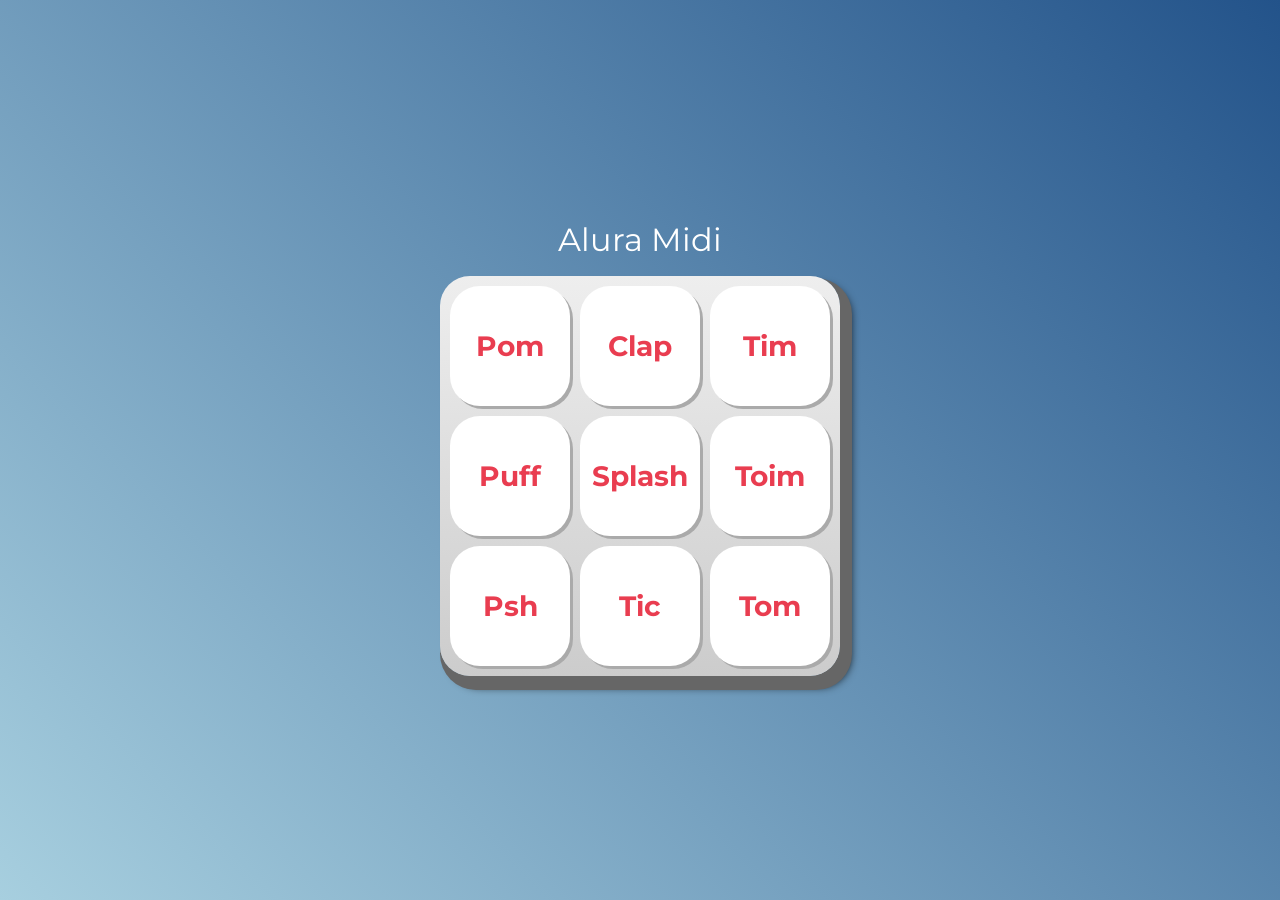
<file: 01-alura-midi/index.html>
<!DOCTYPE html>
<html lang="pt-BR">
<head>
    <meta charset="UTF-8">
    <meta http-equiv="X-UA-Compatible" content="IE=edge">
    <meta name="viewport" content="width=device-width, initial-scale=1.0">

    <title>Alura MIDI</title>

    <link rel="preconnect" href="https://fonts.googleapis.com">
    <link rel="preconnect" href="https://fonts.gstatic.com" crossorigin>
    <link href="https://fonts.googleapis.com/css2?family=Montserrat:wght@500;600&display=swap" rel="stylesheet">

    <link rel="icon" type="image/png" href="images/bateria.png">
    <link rel="stylesheet" href="css/reset.css">
    <link rel="stylesheet" href="css/estilos.css">

</head>
<body>

    <h1>Alura Midi</h1>

    <section class="teclado">
        <button class="tecla tecla_pom">Pom</button>  
        <button class="tecla tecla_clap">Clap</button>
        <button class="tecla tecla_tim">Tim</button>

        <button class="tecla tecla_puff">Puff</button>
        <button class="tecla tecla_splash">Splash</button>
        <button class="tecla tecla_toim">Toim</button>

        <button class="tecla tecla_psh">Psh</button>
        <button class="tecla tecla_tic">Tic</button>
        <button class="tecla tecla_tom">Tom</button>
    </section>

    <audio src="sounds/keyq.wav" id="som_tecla_pom"></audio> 
    <audio src="sounds/keyw.wav" id="som_tecla_clap"></audio>
    <audio src="sounds/keye.wav" id="som_tecla_tim"></audio>
    <audio src="sounds/keya.wav" id="som_tecla_puff"></audio>
    <audio src="sounds/keys.wav" id="som_tecla_splash"></audio>
    <audio src="sounds/keyd.wav" id="som_tecla_toim"></audio>
    <audio src="sounds/keyz.wav" id="som_tecla_psh"></audio>
    <audio src="sounds/keyx.wav" id="som_tecla_tic"></audio>
    <audio src="sounds/keyc.wav" id="som_tecla_tom"></audio>

    <script src="main.js"></script>

</body>
</html>
</file>
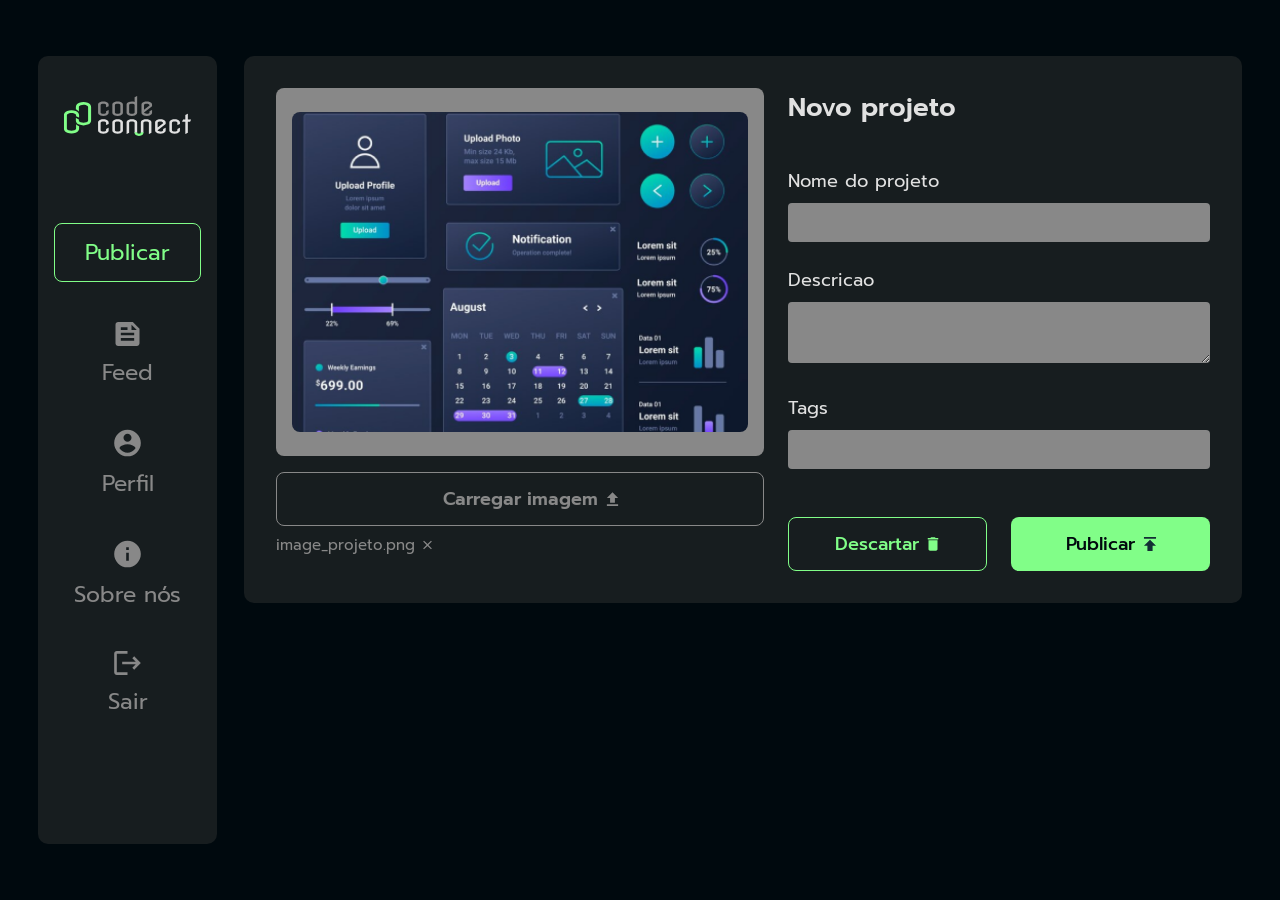
<file: 02-codeconnect-promises/index.html>
<!DOCTYPE html>
<html lang="pt-br">

<head>
    <meta charset="UTF-8">
    <meta name="viewport" content="width=device-width, initial-scale=1.0">
    <link rel="preconnect" href="https://fonts.googleapis.com">
    <link rel="preconnect" href="https://fonts.gstatic.com" crossorigin>
    <link
        href="https://fonts.googleapis.com/css2?family=Prompt:ital,wght@0,100;0,200;0,300;0,400;0,500;0,600;0,700;0,800;0,900;1,100;1,200;1,300;1,400;1,500;1,600;1,700;1,800;1,900&display=swap"
        rel="stylesheet">
    <link rel="stylesheet" href="styles.css">
    <title>CodeConnect</title>
</head>

<body>
    <aside>
        <img src="./img/Logo.svg" alt="logo do codeconnect">
        <nav>
            <ul class="lista-links">
                <li>
                    <a href="#" class="link-destaque">Publicar</a>
                </li>
                <li>
                    <a href="#">
                        <img src="./img/feed.svg">
                        Feed
                    </a>
                </li>
                <li>
                    <a href="#">
                        <img src="./img/account_circle.svg">
                        Perfil
                    </a>
                </li>
                <li>
                    <a href="#">
                        <img src="./img/info.svg">
                        Sobre nós
                    </a>
                </li>
                <li>
                    <a href="#">
                        <img src="./img/logout.svg">
                        Sair
                    </a>
                </li>
            </ul>
        </nav>
    </aside>

    <main>
        <div class="container-upload-imagem">
            <div class="container-imagem">
                <img src="./img/imagem1.png" alt="" class="main-imagem">
            </div>
            <button id="upload-btn">Carregar imagem</button>
            <input type="file" id="image-upload" accept="image/*" style="display: none" />
            <div class="container-imagem-nome">
                <p>image_projeto.png</p>
                <img src="./img/close.svg">
            </div>
        </div>
        <div class="container-descricao">
            <h2>Novo projeto</h2>
            <form>
                <div>
                    <label for="nome">Nome do projeto</label>
                    <input type="text" id="nome" name="nome" />
                </div>
                <div>
                    <label for="descricao">Descricao</label>
                    <textarea id="descricao" name="descricao"></textarea>
                </div>
                <div>
                    <label for="categoria">Tags</label>
                    <input type="text" nome="categoria" id="input-tags"/>
                </div>
                <ul class="lista-tags" id="lista-tags">
                    
                </ul>
                <div class="container-botoes">
                    <button class="botao-descartar">Descartar</button>
                    <button class="botao-publicar">Publicar</button>
                </div>
            </form>
        </div>
    </main>

    <script src="scripts.js"></script>
</body>

</html>
</file>
<file: 01-alura-midi/css/estilos.css>
:root {
  --cinza: #aaa;
  --vermelha: #e93d50;
  --vermelha-escura: #af303f;
  --branca: #fff;
  --luz: rgb(229, 255, 0);
}

body {
  align-items: center;
  background: linear-gradient(45deg, #a7cfdf 0%,#23538a 100%);
  display: flex;
  justify-content: center;
  flex-direction: column;
  font-family: 'Montserrat', sans-serif;
  min-height: 100vh;
}

h1 {
  color: var(--branca);
  margin-bottom: 20px;
  font-size: 2rem;
}

.teclado {
  background: linear-gradient(to bottom, #eeeeee 0%,#cccccc 100%);
  box-shadow: 6px 8px 0 6px #666, 10px 10px 10px #000;
  border-radius: 30px;
  display: grid;
  gap: 10px;
  grid-template-columns: repeat(3, 1fr);
  padding: 10px;
}

.tecla {
  background-color: var(--branca);
  border-radius: 30px;
  box-shadow: 3px 3px 0 var(--cinza);
  color: var(--vermelha);
  cursor: pointer;
  height: 120px;
  font-size: 1.75em;
  font-weight: bold;
  line-height: 120px;
  text-align: center;
  width: 120px;
}

.tecla.ativa,
.tecla:active {
  background-color: var(--vermelha);
  border: 4px solid  var(--vermelha);
  box-shadow: 3px 3px 0 var(--vermelha-escura) inset;
  color: var(--branca);
  outline: none;
}

.tecla.focus,
.tecla:focus {
  outline: none;
  box-shadow: 1px 1px 10px var(--luz);
}

.tecla.active:focus,
.tecla:active:focus {
  box-shadow: 3px 3px 0 var(--vermelha-escura) inset, 1px 1px 10px var(--luz);
}
</file>
<file: 02-codeconnect-promises/styles.css>
:root {
    --background-color: #00090E;
    --text-color: #E1E1E1;
    --primary-color: #81FE88;
    --secondary-color: #888888;
    --tag-color: #171D1F;
    --font-family: "Prompt", sans-serif;
    --itens-background: #171D1F;
}

* {
    box-sizing: border-box;
    margin: 0;
    padding: 0;
}

body {
    background-color: var(--background-color);
    color: var(--text-color);
    font-family: var(--font-family);

    display: flex;
    justify-content: center;
    align-items: start; /* vai fazer os elementos do body ficar centralizados e eles vão ser alinhados pelo inicio do elemento em si então o topo dele vai ser o foco do alinhamento */

    height: 100vh;  /* altura da nossa tela como 100% da altura da tela do usuário */
    gap: 27px;
    padding: 56px 0;
}

aside {
    background-color: var(--itens-background);
    border-radius: 10px;
    height: 100%;
    padding: 40px 16px;
    text-align: center;
}

.lista-links {
    display: flex;
    flex-direction: column;
    gap: 40px;  /* espaçamento entre todos esses links */
    margin-top: 80px;
    align-items: center;
    list-style-type: none; /* estilos padrões da lista, pontinhos que ficam antes de cada ítem */
}

.lista-links li a {
    display: flex;
    flex-direction: column;
    gap: 10px;
    align-items: center; /* espaçamento entre cada imagem, texto e alinhamos eles ao centro */
    text-decoration: none;  /* para tirar a linha que fica embaixo do link */
    color: var(--secondary-color);
    font-size: 22px;
}

.lista-links li:first-of-type a {  /* seletor que vai entrar dentro da lista de links vai pegar o primeiro li e dentro deste primeiro li ele vai pegar a primeira âncora */
    color: var(--primary-color);
}

.link-destaque {
    border: 1px solid var(--primary-color);
    padding: 12px 30px;    /* 12px em cima e embaixo e 30px aos lados */
    border-radius: 8px;
}

main {
    background-color: var(--itens-background);
    border-radius: 10px;
    padding: 32px;
    display: flex;
    gap: 24px;
}

h2 {
    font-size: 26px;
    margin-bottom: 40px;
    font-weight: 600;
}

form {
    display: flex;
    flex-direction: column;
    gap: 24px
}

form div label {
    font-size: 18px;
    font-weight: 400;
    display: block;
    margin-bottom: 8px;
}

form div input,
textarea {
    width: 100%;
    padding: 8px 16px;
    background-color: var(--secondary-color);
    border: none;
    border-radius: 4px;
    font-family: var(--font-family);
    line-height: 22.5px;
}

form div input {
    height: 39px;
}

texarea {
    height: 161px;
}

.lista-tags li {
    display: flex;
    background-color: var(--secondary-color);
    color: var(--background-color);
    gap: 10px;
    padding: 4px 8px;
    border-radius: 4px;
}


.lista-tags {
    display: flex;
}

.container-botoes {
    display: flex;
    gap: 24px;
    justify-content: space-between;
}

.container-botoes button {
    width: 50%;
    padding: 12px 32px 12px 12px;  /* 32 somente na direita */
    text-align: center;
    border-radius: 8px;
    font-family: var(--font-family);
    font-size: 18px;
    font-weight: 500;
}

.botao-descartar {
    background-color: var(--itens-background);
    color: var(--primary-color);
    border: 1px solid var(--primary-color);
    position: relative;    /* permite manipular o ícone que fica ao lado do texto desses botões */
}

.botao-descartar::after {
    content: "";
    background-image: url("./img/trash.svg");
    background-size: contain;
    background-repeat: no-repeat;
    width: 15px;
    height: 15px;
    display: inline-block;
    position: absolute;  /* pra conseguir manipular qual espaço ela vai ocupar dentro do botão */
    top: 50%;
    transform: translateY(-50%);
    margin-left: 8px;
}

.botao-publicar {
    background-color: var(--primary-color);
    color: var(--background-color);
    border: none;
    position: relative;
}

.botao-publicar::after {
    content: "";
    background-image: url("./img/arrow_forward2.svg");
    background-size: contain;
    background-repeat: no-repeat;
    width: 15px;
    height: 15px;
    display: inline-block;
    position: absolute;
    top: 50%;
    transform: translateY(-50%);
    margin-left: 8px;
}

.container-descricao {
    width: 422px;
}

.main-imagem {
    border-radius: 8px;
    height: 100%;
    object-fit: cover;
}

.container-imagem {
    height: 368px;
    padding: 24px 16px;
    background-color: var(--secondary-color);
    border-radius: 8px;
}

.container-upload-imagem button {
    margin: 16px 0 8px 0;   /* espaçamento entre a imagem e o botão */
    background-color: var(--itens-background);  /* a cor dele */
    border: 1px solid var(--secondary-color);  /* cor da borda */
    border-radius: 8px;   /* arredondar a borda */
    color: var(--secondary-color);
    width: 100%;
    text-align: center;
    padding: 12px;
    font-family: var(--font-family);
    font-weight: 600;
    font-size: 18px;
    position: relative;
}

.container-upload-imagem button::after {
    content: "";
    background-image: url("./img/upload.svg");
    background-size: contain;
    background-repeat: no-repeat;
    display: inline-block;
    width: 15px;
    height: 15px;
    position: absolute;
    top: 50%;
    transform: translateY(-50%);
    margin-left: 8px; /* espaçamento entre o texto e o ícone */
}

.container-imagem-nome {
    display: flex;
    gap: 8px;
    color: var(--secondary-color);
    font-size: 15px;
}
</file>
